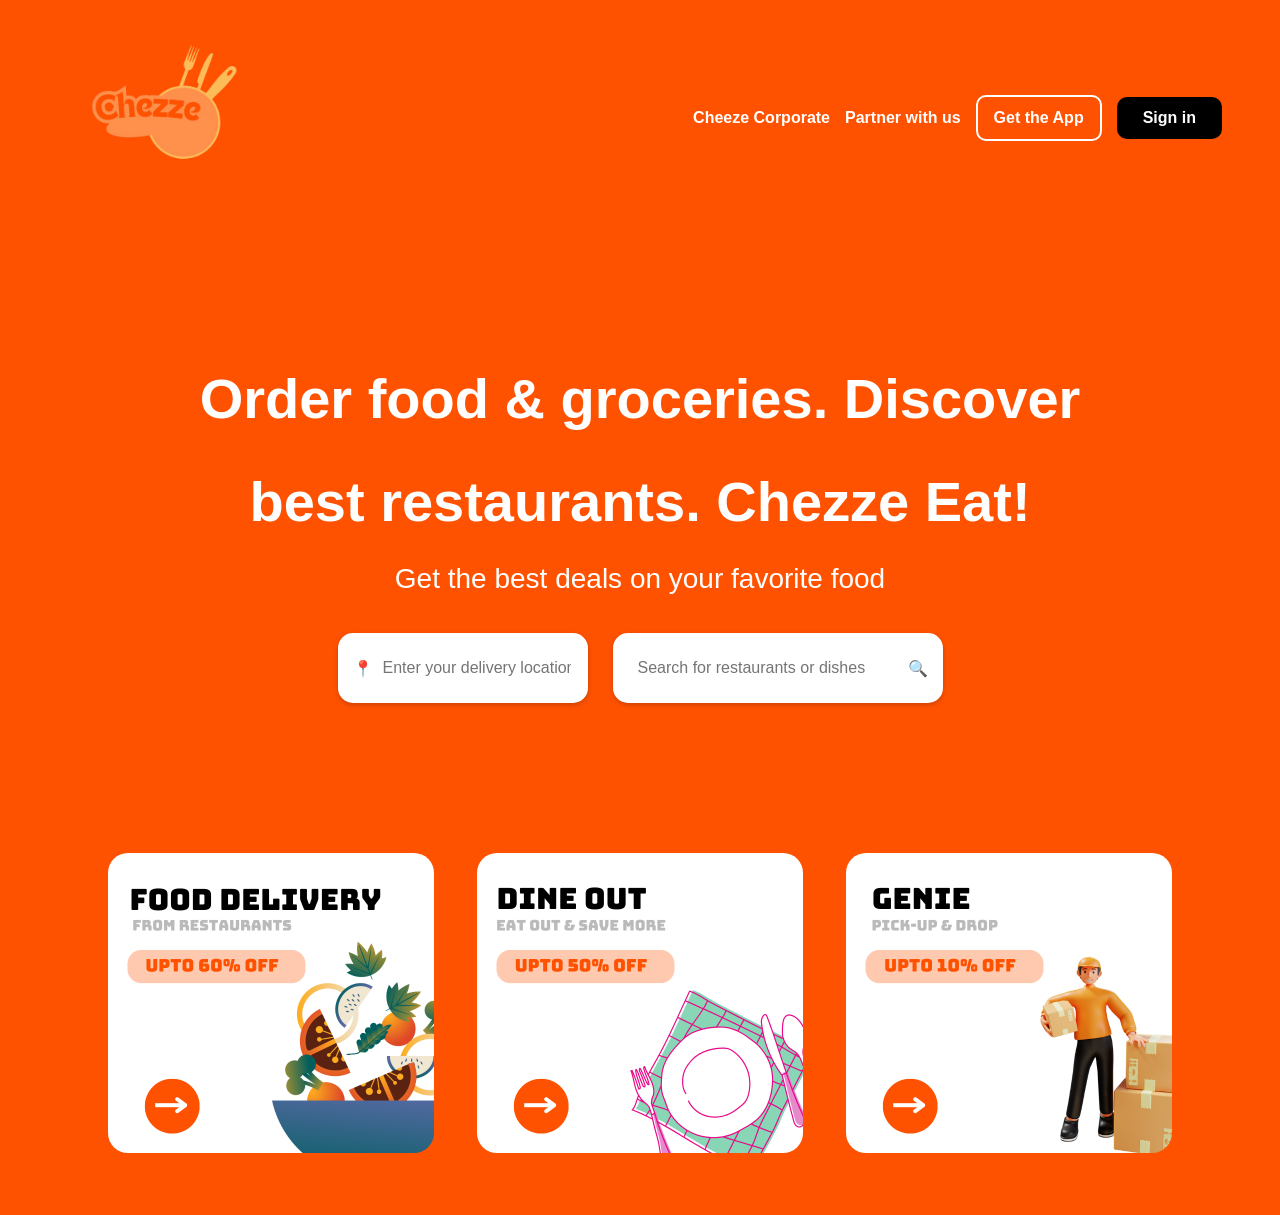
<file: index.html>
<!DOCTYPE html>
<html lang="en">
<head>
    <meta charset="UTF-8">
    <meta name="viewport" content="width=device-width, initial-scale=1.0">
    <title>Chezze</title>
    <link rel="icon" href="logo.png" type="image/png">
    <style>
        body {
            background-color: #ff5200;
        }
        .navigation {
            display: flex;
            justify-content: space-between;
            align-items: center;
            padding: 10px 50px;
            background-color: #ff5200;
        }
        nav {
            display: flex;
            flex-direction: row;
            justify-content: space-between;
            gap: 15px;
            align-items: center;
        }
        a {
            text-decoration: none;
            color: white;
            font-weight: bold;
            font-family: 'Trebuchet MS', 'Lucida Sans Unicode', 'Lucida Grande', 'Lucida Sans', Arial, sans-serif;
            font-size: 16px;
        }
        .app {
            border: 2px solid white;
            color: white;
            padding: 12px 16px;
            border-radius: 10px;
        }
        .Sign {
            background-color: black;
            color: white;
            padding: 12px 26px;
            border-radius: 10px;
        }
        .main {
            display: flex;
            flex-direction: column;
            justify-content: center;
            align-items: center;
            padding: 100px 0;
            color: white;
            font-size: 28px;
            font-family: 'Trebuchet MS', 'Lucida Sans Unicode', 'Lucida Grande', 'Lucida Sans', Arial, sans-serif;
            text-align: center;
        } 
        .search {
            display: flex;
            gap: 25px;
            margin-top: 10px;
        } 
        .input-box {
            display: flex;
            align-items: center;
            background: white;
            border-radius: 15px;
            padding: 10px 15px;
            width: 200px;
            height: 50px;
            font-size: 16px;
            box-shadow: 0 2px 5px rgba(0, 0, 0, 0.2);
        }
        .input-box input {
            border: none;
            outline: none;
            font-size: 16px;
            margin-left: 8px;
            width: 100%;
        }
        .location-box {
            width: 220px;
        }
        .search-box {
            width: 300px;
        }
        .icon {
            color: gray;
        }
        .contant {
            display: flex;
            justify-content: space-between;
            align-items: center;
            padding: 50px 100px;
            gap: 20px;
            flex-wrap: wrap;
        }
        .Grocery:hover, .DINEOUT:hover, .delivery:hover {
            transform: scale(1.1);
        }

        /* Responsive Styles */
        @media (max-width: 1024px) {
            .navigation {
                padding: 10px 20px;
            }
            .navigation img {
                width: 150px;
                height: auto;
            }
            nav {
                gap: 10px;
            }
            a {
                font-size: 14px;
            }
            .main {
                padding: 60px 10px;
                font-size: 24px;
            }
            .search {
                flex-direction: column;
                align-items: center;
                gap: 10px;
            }
            .input-box {
                width: 90%;
            }
            .contant {
                justify-content: center;
                padding: 30px 20px;
                gap: 15px;
            }
            .contant img {
                width: 80%;
            }
        }

        @media (max-width: 768px) {
            .navigation {
                flex-direction: column;
                align-items: center;
                text-align: center;
                padding: 15px;
            }
            nav {
                flex-direction: column;
                gap: 10px;
                margin-top: 10px;
            }
            .main {
                padding: 40px 10px;
                font-size: 20px;
            }
            .search {
                flex-direction: column;
                width: 100%;
            }
            .input-box {
                width: 85%;
            }
            .contant img {
                width: 90%;
            }
        }

        @media (max-width: 480px) {
            .navigation img {
                width: 120px;
            }
            .main {
                font-size: 18px;
                padding: 30px 5px;
            }
            .search {
                width: 100%;
            }
            .input-box {
                width: 95%;
            }
            .contant img {
                width: 100%;
            }
        }
    </style>
</head>
<body>
<div class="navigation">
    <img src="logo.png" alt="Logo Failed" width="200px" height="200px">
    <nav>
        <a href="about.html">Cheeze Corporate</a>
        <a href="partner.html">Partner with us</a>
        <a class="app" href="app.html">Get the App</a>
        <a class="Sign" href="login.html">Sign in</a>
    </nav>
</div>

<div class="main">
    <h1 style="margin-bottom: 1px;">Order food & groceries. Discover</h1>
    <h1 style="margin-bottom: 1px;">best restaurants. Chezze Eat!</h1>
    <p>Get the best deals on your favorite food</p>
  
    <div class="search">
        <!-- Location Input -->
        <div class="input-box location-box">
            <span class="icon">📍</span>
            <input type="text" placeholder="Enter your delivery location">
        </div>

        <!-- Search Input -->
        <div class="input-box search-box">
            <input type="text" placeholder="Search for restaurants or dishes">
            <span class="icon">🔍</span>
        </div>
    </div>
</div>

<div class="contant">
    <div class="delivery">
        <a href="food.html"><img src="food.png" alt="Food Delivery" style="border-radius: 20px;"></a>
    </div>
    <div class="DINEOUT">
        <a href="dine.html"><img src="DINE.png" alt="Dineout" style="border-radius: 20px;"></a>
    </div>
    <div class="Grocery">
        <a href="genie.html"><img src="genie.png" alt="Grocery" style="border-radius: 20px;"></a>
    </div>
</div>
</body>
</html>
</file>
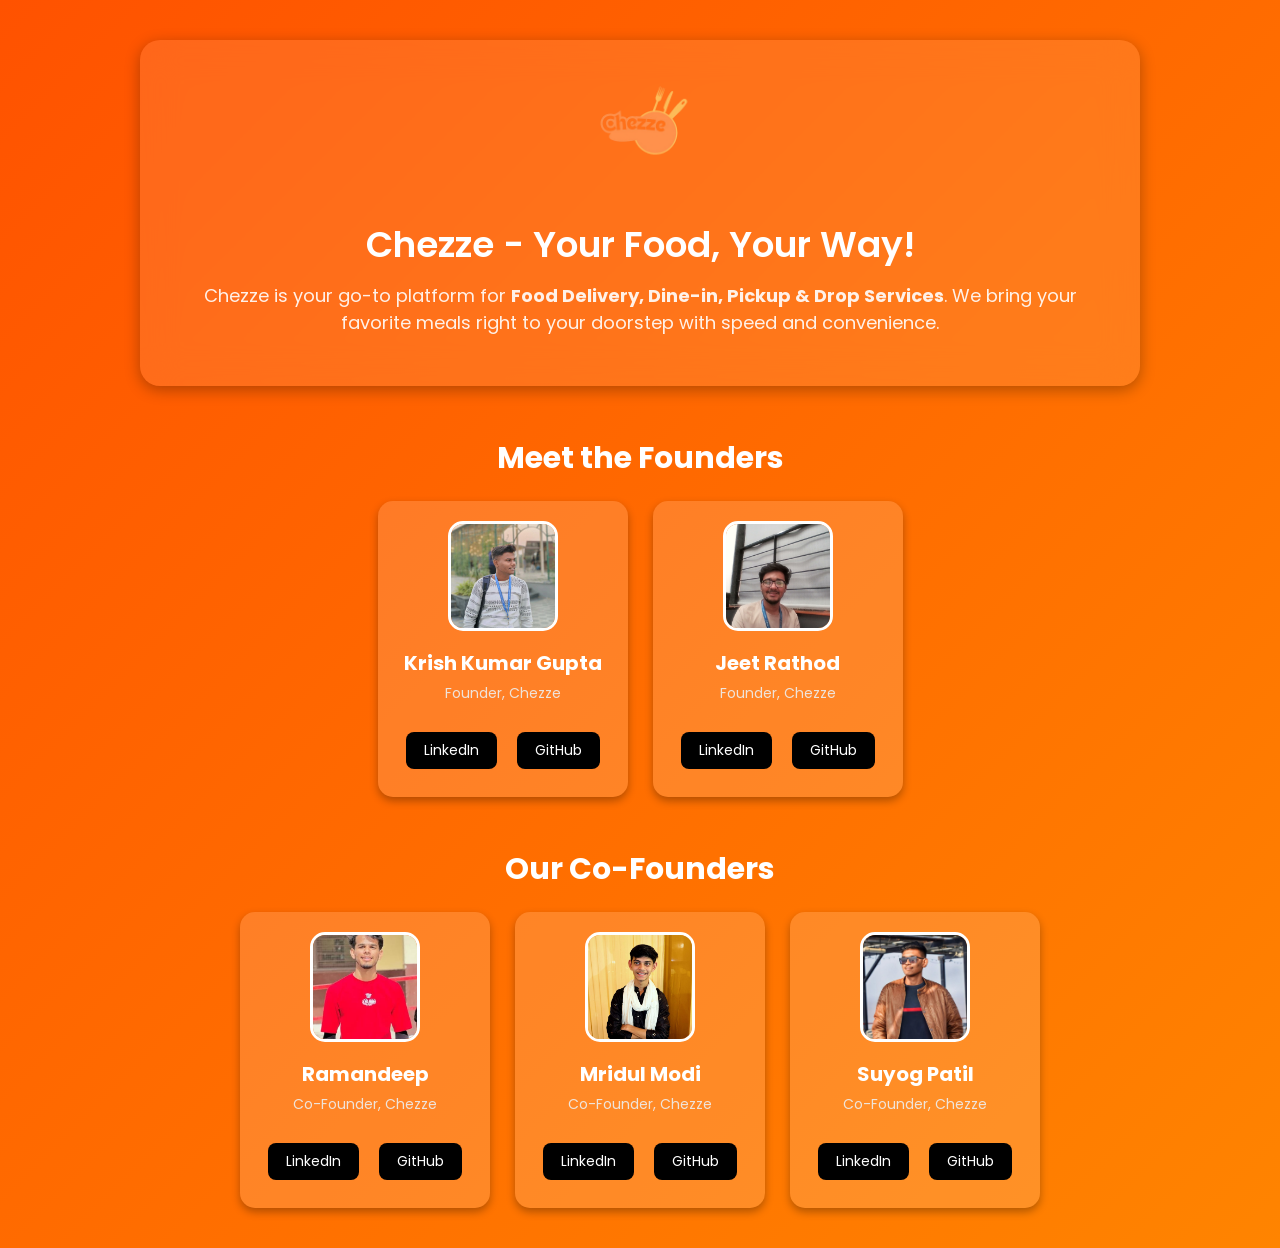
<file: about.html>
<!DOCTYPE html>
<html lang="en">
<head>
  <meta charset="UTF-8" />
  <meta name="viewport" content="width=device-width, initial-scale=1.0"/>
  <title>About Chezze</title>
  <link rel="icon" href="logo.png" type="image/png"/>
  <link rel="stylesheet" href="about.css"/>
  
</head>
<body>
  <div class="container">
    <img src="logo.png" alt="Chezze Logo" class="logo" />
    <h1>Chezze - Your Food, Your Way!</h1>
    <p>Chezze is your go-to platform for <b>Food Delivery, Dine-in, Pickup & Drop Services</b>. We bring your favorite meals right to your doorstep with speed and convenience.</p>
  </div>

  <!-- Founders Section -->
  <h2>Meet the Founders</h2>
  <div class="team-section">
    <div class="team-box">
      <img src="krish.jpg" alt="Krish Kumar Gupta" />
      <h3>Krish Kumar Gupta</h3>
      <p>Founder, Chezze</p>
      <div class="links">
        <a href="https://www.linkedin.com/in/krish-kumar-gupta-460488335/" target="_blank">LinkedIn</a>
        <a href="https://github.com/Me-coder2024" target="_blank">GitHub</a>
      </div>
    </div>
    <div class="team-box">
      <img src="jeet_rathod.jpg" alt="Jeet Rathod" />
      <h3>Jeet Rathod</h3>
      <p>Founder, Chezze</p>
      <div class="links">
        <a href="https://www.linkedin.com/in/jeet-rathod-a09532339" target="_blank">LinkedIn</a>
        <a href="https://github.com/Jeet-225" target="_blank">GitHub</a>
      </div>
    </div>
    
  </div>

  <!-- Co-Founders Section -->
  <h2>Our Co-Founders</h2>
  <div class="team-section">
    <div class="team-box">
      <img src="co1.jpg" alt="Co-Founder 1" />
      <h3>Ramandeep</h3>
      <p>Co-Founder, Chezze</p>
      <div class="links">
        <a href="https://www.linkedin.com/in/ramandeep-singh-770256361" target="_blank">LinkedIn</a>
        <a href="https://github.com/Ramandeep0102" target="_blank">GitHub</a>
      </div>
    </div>
    <div class="team-box">
      <img src="co2.jpg" alt="Co-Founder 2" />
      <h3>Mridul Modi</h3>
      <p>Co-Founder, Chezze</p>
      <div class="links">
        <a href="https://www.linkedin.com/in/mridul-modi-682732348" target="_blank">LinkedIn</a>
        <a href="https://github.com/Mridul-Modi" target="_blank">GitHub</a>
      </div>
    </div>
    <div class="team-box">
      <img src="third_founder.jpg" alt="Co-Founder 3" />
      <h3>Suyog Patil</h3>
      <p>Co-Founder, Chezze</p>
      <div class="links">
        <a href="www.linkedin.com/in/suyog-patil-388b2b34a" target="_blank">LinkedIn</a>
        <a href="https://github.com/SuyogPatil001" target="_blank">GitHub</a>
      </div>
    </div>
  </div>

  
  </div>
</body>
</html>
</file>
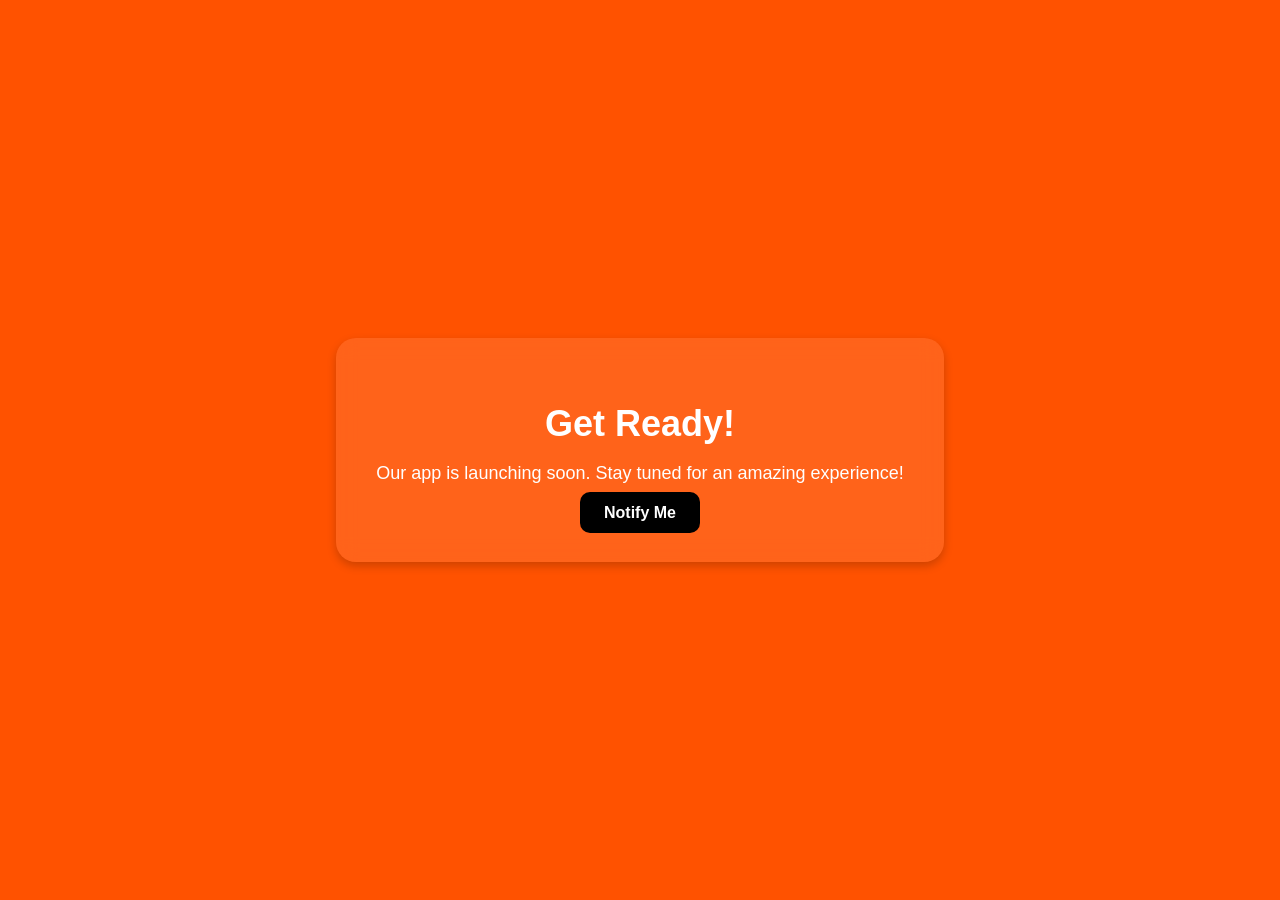
<file: app.html>
<!DOCTYPE html>
<html lang="en">
<head>
    <meta charset="UTF-8">
    <meta name="viewport" content="width=device-width, initial-scale=1.0">
    <title>Get the App - Coming Soon</title>
    <link rel="icon" href="logo.png" type="image/png">
    <style>
        body {
            background-color: #ff5200;
            color: white;
            font-family: 'Trebuchet MS', 'Lucida Sans Unicode', 'Lucida Grande', 'Lucida Sans', Arial, sans-serif;
            text-align: center;
            margin: 0;
            padding: 0;
        }
        .container {
            display: flex;
            flex-direction: column;
            justify-content: center;
            align-items: center;
            height: 100vh;
        }
        .content {
            background: rgba(255, 255, 255, 0.1);
            padding: 40px;
            border-radius: 20px;
            backdrop-filter: blur(10px);
            box-shadow: 0 4px 10px rgba(0, 0, 0, 0.2);
        }
        h1 {
            font-size: 36px;
            margin-bottom: 10px;
        }
        p {
            font-size: 18px;
            margin-bottom: 20px;
        }
        .button {
            background: black;
            color: white;
            padding: 12px 24px;
            border-radius: 10px;
            text-decoration: none;
            font-size: 16px;
            font-weight: bold;
            transition: 0.3s;
        }
        .button:hover {
            background: white;
            color: black;
        }
    </style>
</head>
<body>
    <div class="container">
        <div class="content">
            <h1>Get Ready!</h1>
            <p>Our app is launching soon. Stay tuned for an amazing experience!</p>
            <a href="#" class="button">Notify Me</a>
        </div>
    </div>
</body>
</html>
</file>
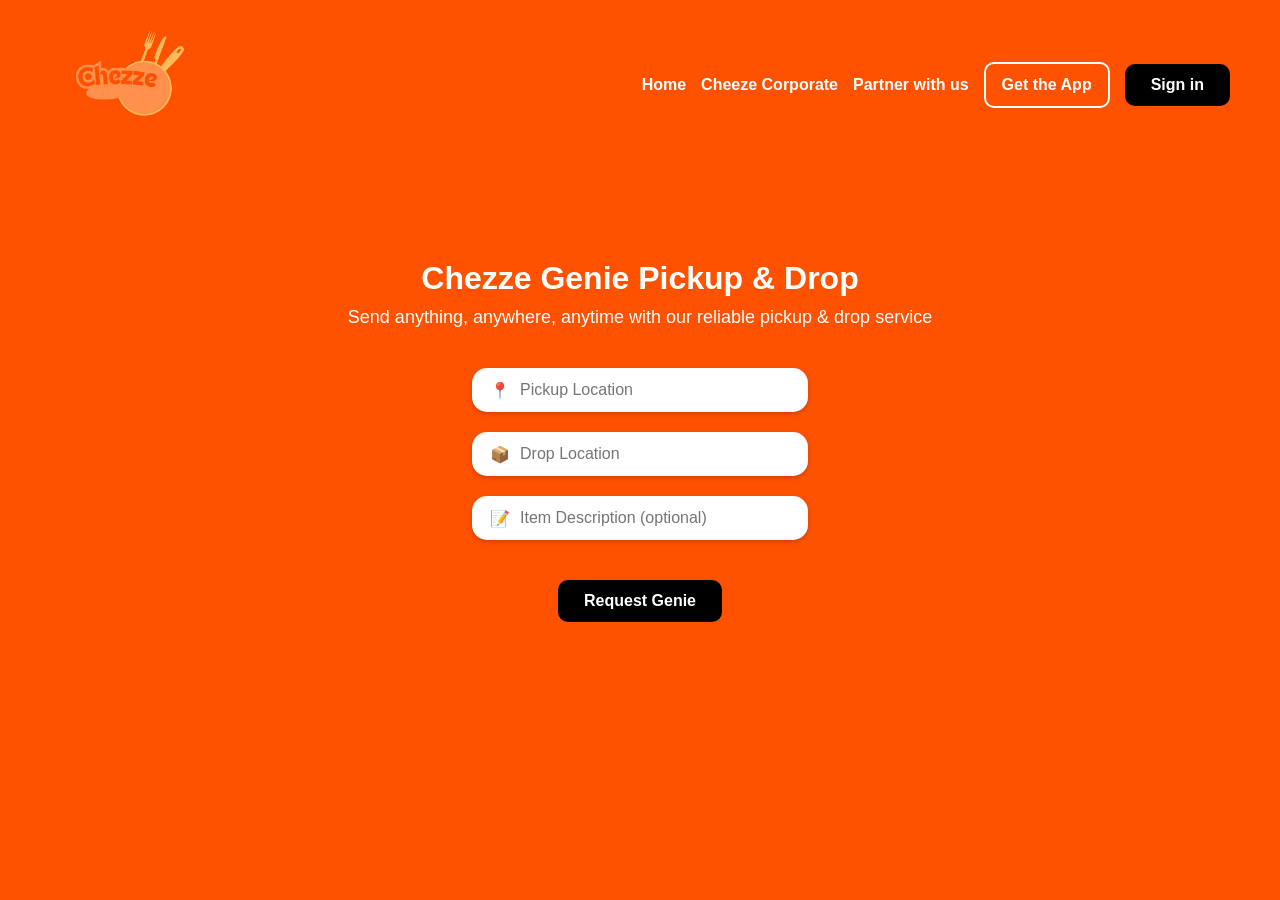
<file: genie.html>
<!DOCTYPE html>
<html lang="en">
<head>
    <meta charset="UTF-8">
    <meta name="viewport" content="width=device-width, initial-scale=1.0">
    <title>Chezze Genie</title>
    <link rel="icon" href="logo.png" type="image/png">
    <link rel="stylesheet" href="genie.css">
    
</head>
<body>
<div class="navigation">
    <img src="logo.png" alt="Logo Failed" width="150px" height="150px">
    <nav>
        <a href="index.html">Home</a>
        <a href="about.html">Cheeze Corporate</a>
        <a href="partner.html">Partner with us</a>
        <a class="app" href="app.html">Get the App</a>
        <a class="Sign" href="login.html">Sign in</a>
    </nav>
</div>

<div class="main">
    <h1>Chezze Genie Pickup & Drop</h1>
    <p>Send anything, anywhere, anytime with our reliable pickup & drop service</p>

    <div class="form-container">
        <div class="input-box">
            <span>📍</span>
            <input type="text" placeholder="Pickup Location">
        </div>
        <div class="input-box">
            <span>📦</span>
            <input type="text" placeholder="Drop Location">
        </div>
        <div class="input-box">
            <span>📝</span>
            <input type="text" placeholder="Item Description (optional)">
        </div>
        <button class="submit-btn">Request Genie</button>
    </div>
</div>
<script src="genie.js"></script>
</body>
</html>
</file>
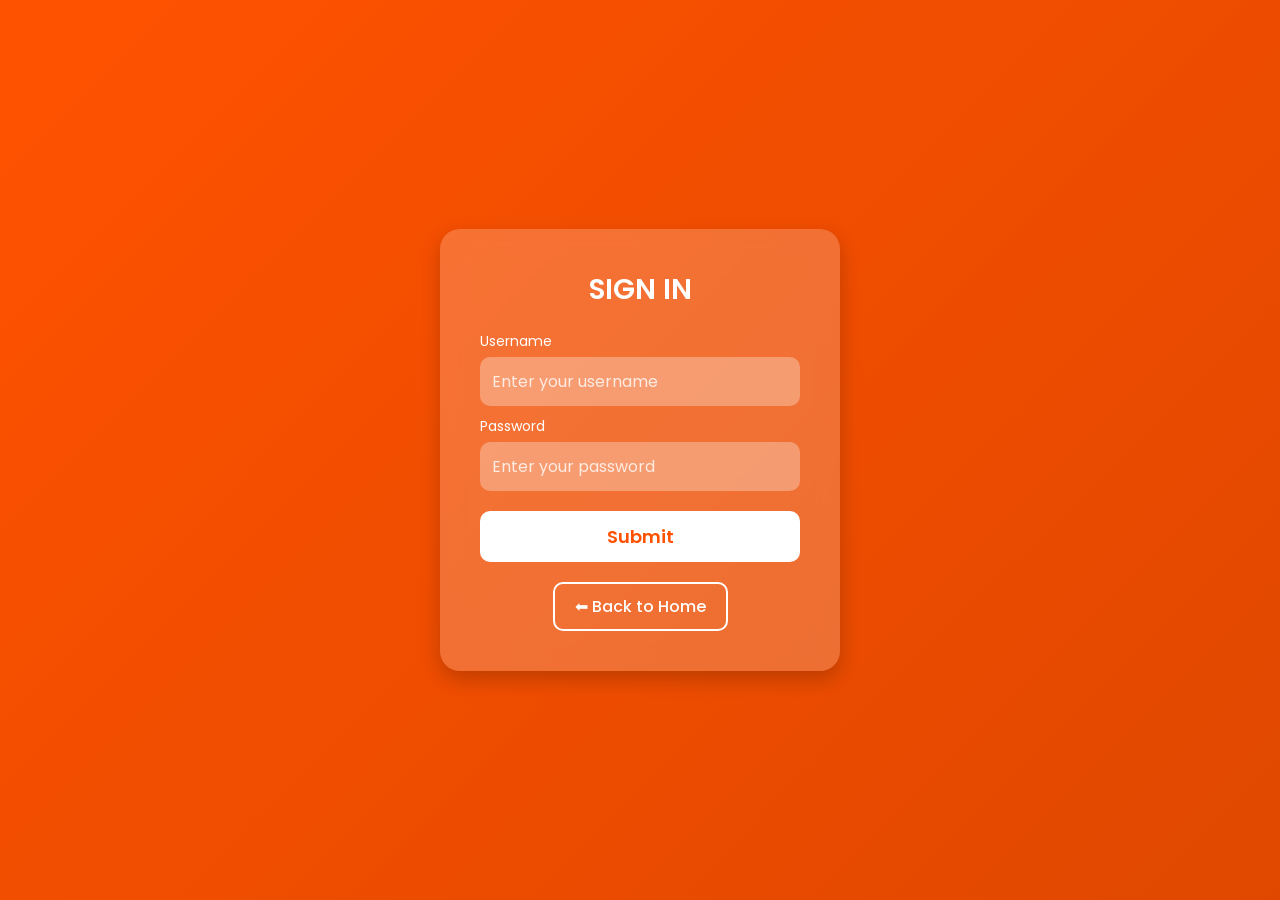
<file: login.html>
<!DOCTYPE html>
<html lang="en">
<head>
    <meta charset="UTF-8">
    <meta name="viewport" content="width=device-width, initial-scale=1.0">
    <title>Sign In</title>
    <link rel="icon" href="logo.png" type="image/png">
    <link rel="stylesheet" href="login.css">
</head>
<body>
    <div class="container">
        <h1>SIGN IN</h1>
        <form>
            <label>Username</label>
            <input id="user" type="text" placeholder="Enter your username" required>
            
            <label>Password</label>
            <input id="pass" type="password" placeholder="Enter your password" required>

            <button id="submit" type="submit">Submit</button>
        </form>

        <a href="index.html" class="back-btn">⬅ Back to Home</a>

    </div>
    <script src="login.js"></script>
</body>
</html>
</file>
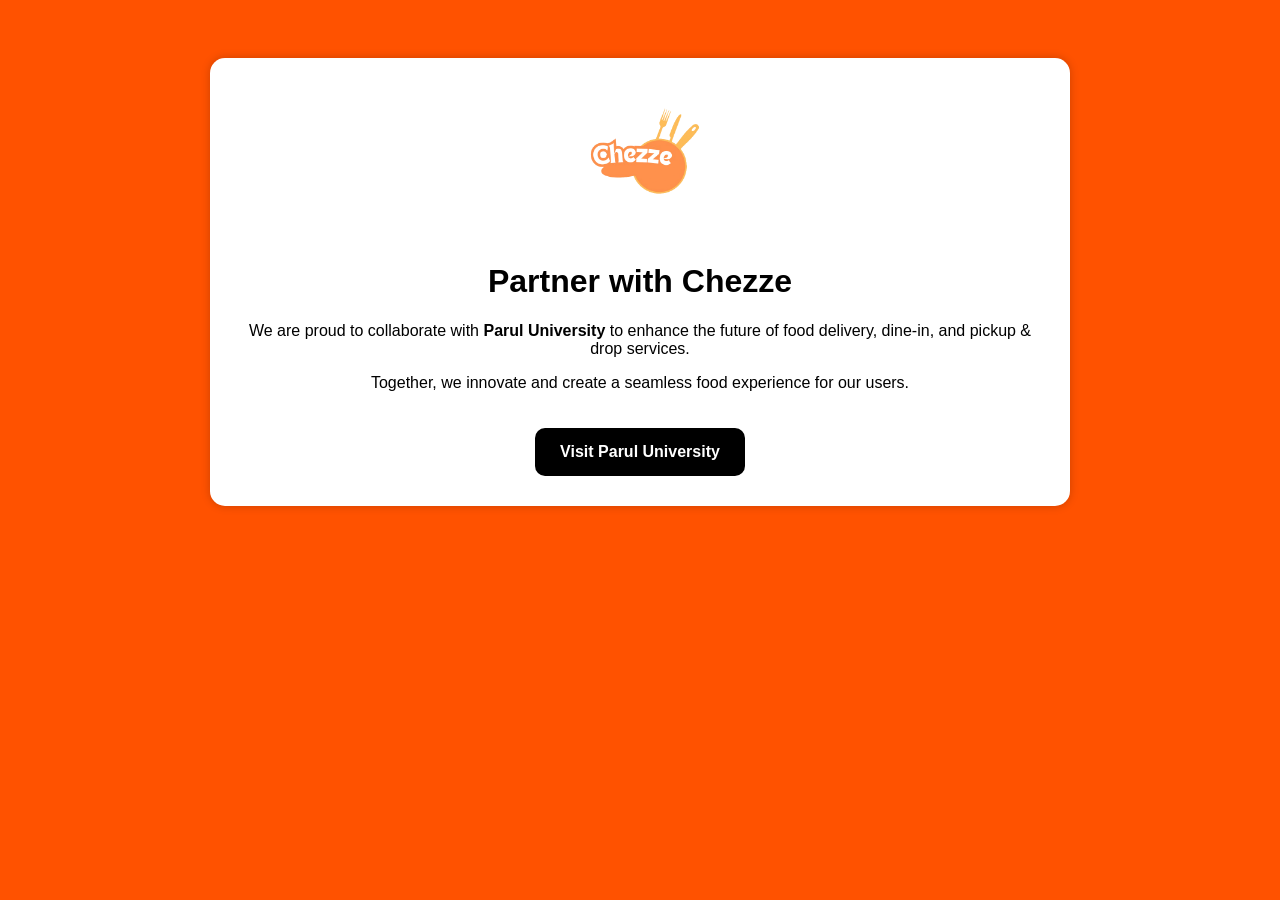
<file: partner.html>
<!DOCTYPE html>
<html lang="en">
<head>
    <meta charset="UTF-8">
    <meta name="viewport" content="width=device-width, initial-scale=1.0">
    <title>Partner with Us</title>
    <link rel="icon" href="logo.png" type="image/png">
    <style>
        body {
            background-color: #ff5200;
            font-family: 'Trebuchet MS', sans-serif;
            color: white;
            text-align: center;
            padding: 50px;
        }
        .container {
            max-width: 800px;
            margin: auto;
            background: white;
            color: black;
            padding: 30px;
            border-radius: 15px;
            box-shadow: 0px 0px 10px rgba(0,0,0,0.2);
        }
        .logo {
            width: 150px;
            height: auto;
        }
        .btn {
            display: inline-block;
            padding: 15px 25px;
            background-color: black;
            color: white;
            text-decoration: none;
            font-weight: bold;
            border-radius: 10px;
            margin-top: 20px;
        }
    </style>
</head>
<body>
    <div class="container">
        <img src="logo.png" alt="Chezze Logo" class="logo">
        <h1>Partner with Chezze</h1>
        <p>We are proud to collaborate with <strong>Parul University</strong> to enhance the future of food delivery, dine-in, and pickup & drop services.</p>
        <p>Together, we innovate and create a seamless food experience for our users.</p>
        <a href="https://paruluniversity.ac.in/" class="btn" target="_blank">Visit Parul University</a>
    </div>
</body>
</html>
</file>
<file: about.css>
@import url('https://fonts.googleapis.com/css2?family=Poppins:wght@300;400;600&display=swap');
    
    * {
      margin: 0;
      padding: 0;
      box-sizing: border-box;
      font-family: 'Poppins', sans-serif;
    }

    body {
      background: linear-gradient(135deg, #ff5200, #ff8400);
      color: white;
      text-align: center;
      padding: 40px 20px;
    }

    .container {
      max-width: 1000px;
      margin: auto;
      background: rgba(255, 255, 255, 0.1);
      padding: 30px;
      border-radius: 20px;
      backdrop-filter: blur(18px);
      box-shadow: 0 4px 15px rgba(0, 0, 0, 0.3);
      animation: fadeIn 1s ease-in-out;
    }

    .logo {
      width: 120px;
      margin-bottom: 20px;
    }

    h1 {
      font-size: 36px;
      font-weight: 600;
      margin-bottom: 10px;
    }

    h2 {
      font-size: 30px;
      margin: 50px 0 20px;
      color: #fff;
    }

    p {
      font-size: 18px;
      opacity: 0.9;
      margin-bottom: 20px;
    }

    .team-section {
      display: flex;
      flex-wrap: wrap;
      justify-content: center;
      gap: 25px;
    }

    .team-box {
      background: rgba(255, 255, 255, 0.15);
      padding: 20px;
      border-radius: 15px;
      width: 250px;
      box-shadow: 0 4px 8px rgba(0, 0, 0, 0.3);
      transition: transform 0.3s ease;
    }

    .team-box:hover {
      transform: scale(1.05);
    }

    .team-box img {
      width: 110px;
      height: 110px;
      border-radius: 15px;
      border: 3px solid white;
      object-fit: cover;
      margin-bottom: 10px;
    }

    .team-box h3 {
      margin-bottom: 5px;
      font-size: 20px;
      color: #fff;
    }

    .team-box p {
      font-size: 14px;
      color: #eee;
    }

    .links a {
      display: inline-block;
      margin: 8px;
      padding: 8px 18px;
      background: black;
      color: white;
      text-decoration: none;
      border-radius: 8px;
      font-size: 14px;
      transition: 0.3s;
    }

    .links a:hover {
      background: white;
      color: black;
    }

    @keyframes fadeIn {
      from {
        opacity: 0;
        transform: translateY(20px);
      }
      to {
        opacity: 1;
        transform: translateY(0);
      }
    }

    @media (max-width: 768px) {
      h1 {
        font-size: 28px;
      }
      h2 {
        font-size: 24px;
      }
      .team-section {
        flex-direction: column;
        align-items: center;
      }
    }
</file>
<file: genie.css>
body {
    margin: 0;
    padding: 0;
    background-color: #ff5200;
    font-family: 'Trebuchet MS', sans-serif;
    color: white;
}
.navigation {
    display: flex;
    justify-content: space-between;
    align-items: center;
    padding: 10px 50px;
    background-color: #ff5200;
}
nav {
    display: flex;
    gap: 15px;
    align-items: center;
}
a {
    text-decoration: none;
    color: white;
    font-weight: bold;
    font-size: 16px;
}
.app {
    border: 2px solid white;
    color: white;
    padding: 12px 16px;
    border-radius: 10px;
}
.Sign {
    background-color: black;
    color: white;
    padding: 12px 26px;
    border-radius: 10px;
}
.main {
    text-align: center;
    padding: 80px 20px 40px;
}
.main h1 {
    margin: 10px 0;
    font-size: 32px;
}
.main p {
    font-size: 18px;
    margin-top: 10px;
}
.form-container {
    margin-top: 40px;
    display: flex;
    flex-direction: column;
    align-items: center;
    gap: 20px;
}
.input-box {
    background: white;
    color: black;
    border-radius: 15px;
    padding: 12px 18px;
    width: 300px;
    font-size: 16px;
    display: flex;
    align-items: center;
    box-shadow: 0 2px 5px rgba(0, 0, 0, 0.2);
}
.input-box input {
    border: none;
    outline: none;
    width: 100%;
    font-size: 16px;
    margin-left: 8px;
}
.submit-btn {
    margin-top: 20px;
    padding: 12px 26px;
    background-color: black;
    color: white;
    font-size: 16px;
    font-weight: bold;
    border: none;
    border-radius: 10px;
    cursor: pointer;
}
.submit-btn:hover {
    background-color: white;
    color: #ff5200;
    border: 2px solid #ff5200;
}

@media (max-width: 768px) {
    .navigation {
        flex-direction: column;
        align-items: center;
        text-align: center;
        padding: 15px;
    }
    nav {
        flex-direction: column;
        gap: 10px;
        margin-top: 10px;
    }
    .input-box {
        width: 90%;
    }
}

@media (max-width: 480px) {
    .main h1 {
        font-size: 24px;
    }
    .input-box {
        width: 95%;
    }
}
</file>
<file: login.css>
@import url('https://fonts.googleapis.com/css2?family=Poppins:wght@300;400;600&display=swap');

* {
    margin: 0;
    padding: 0;
    box-sizing: border-box;
    font-family: 'Poppins', sans-serif;
}

body {
    display: flex;
    justify-content: center;
    align-items: center;
    height: 100vh;
    background: linear-gradient(135deg, #ff5200, #e04800);
    overflow: hidden;
    padding: 20px;
}

.container {
    position: relative;
    width: 400px;
    background: rgba(255, 255, 255, 0.2);
    padding: 40px;
    border-radius: 20px;
    backdrop-filter: blur(10px);
    box-shadow: 0 8px 20px rgba(0, 0, 0, 0.2);
    text-align: center;
    animation: fadeIn 1s ease-in-out;
}

h1 {
    font-size: 28px;
    color: white;
    margin-bottom: 20px;
    font-weight: 600;
}

label {
    display: block;
    font-size: 14px;
    text-align: left;
    color: white;
    margin-top: 10px;
}

input {
    width: 100%;
    padding: 12px;
    margin-top: 5px;
    border: none;
    border-radius: 10px;
    font-size: 16px;
    background: rgba(255, 255, 255, 0.3);
    color: white;
    outline: none;
    transition: 0.3s ease-in-out;
}

input::placeholder {
    color: rgba(255, 255, 255, 0.8);
}

input:focus {
    background: rgba(255, 255, 255, 0.5);
}

button {
    width: 100%;
    padding: 12px;
    background: white;
    border: none;
    color: #ff5200;
    font-size: 18px;
    border-radius: 10px;
    cursor: pointer;
    margin-top: 20px;
    font-weight: 600;
    transition: 0.3s ease-in-out;
}

button:hover {
    background: #ff5200;
    color: white;
    box-shadow: 0 0 10px rgba(255, 255, 255, 0.5);
}

.back-btn {
    display: inline-block;
    margin-top: 20px;
    padding: 10px 20px;
    border: 2px solid white;
    border-radius: 10px;
    color: white;
    text-decoration: none;
    font-size: 16px;
    font-weight: 500;
    transition: 0.3s ease-in-out;
}

.back-btn:hover {
    background: white;
    color: #ff5200;
}

@keyframes fadeIn {
    from {
        opacity: 0;
        transform: translateY(-20px);
    }
    to {
        opacity: 1;
        transform: translateY(0);
    }
}

/* RESPONSIVE DESIGN */
@media screen and (max-width: 480px) {
    .container {
        width: 100%;
        padding: 30px;
    }

    h1 {
        font-size: 24px;
    }

    input, button {
        font-size: 16px;
    }

    .back-btn {
        font-size: 14px;
        padding: 8px 16px;
    }
}
</file>
